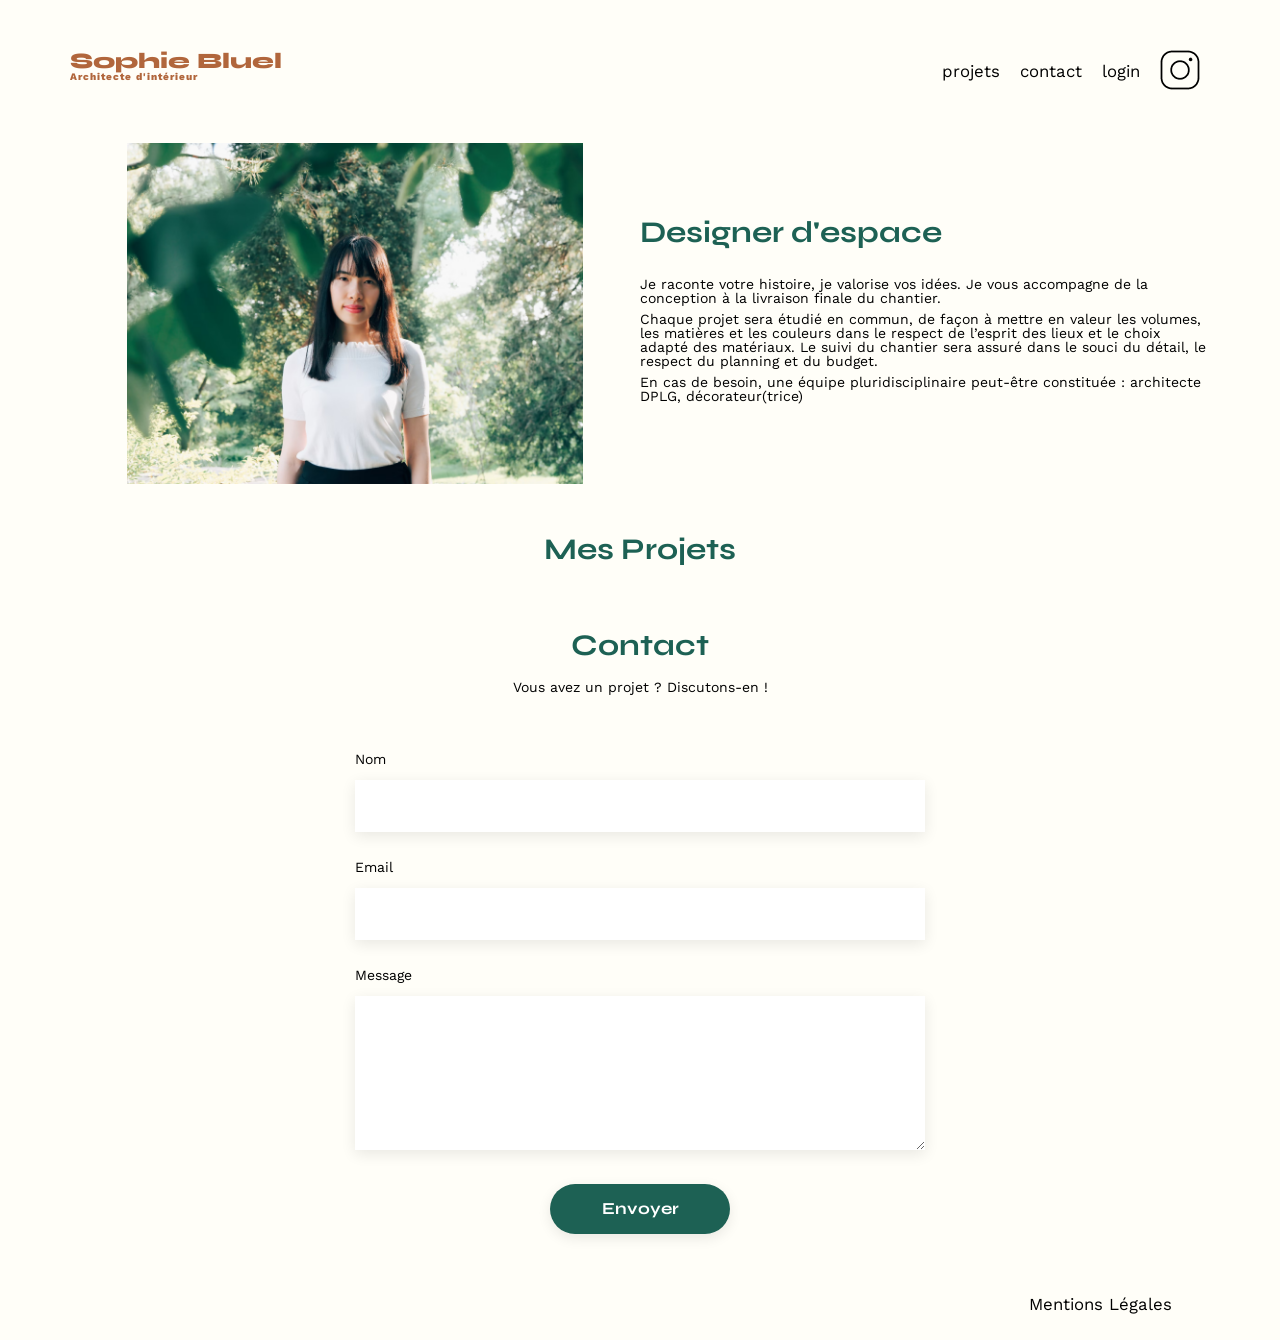
<file: docs/index.html>
<!doctype html>
<html lang="fr">
  <head>
    <meta charset="UTF-8" />
    <title>Sophie Bluel - Architecte d'intérieur</title>
    <meta name="viewport" content="width=device-width, initial-scale=1.0" />
    <link rel="preconnect" href="https://fonts.googleapis.com" />
    <link rel="preconnect" href="https://fonts.gstatic.com" crossorigin />
    <link
      href="https://fonts.googleapis.com/css2?family=Syne:wght@700;800&family=Work+Sans&display=swap"
      rel="stylesheet"
    />
    <meta name="description" content="" />
    <link rel="stylesheet" href="./assets/style.css" />
  </head>
  <body>
    <header>
      <h1>Sophie Bluel <span>Architecte d'intérieur</span></h1>
      <nav>
        <ul>
          <li><a href="index.html">projets</a></li>
          <li>contact</li>
          <li><a href="./login.html">login</a></li>
          <li><img src="./assets/icons/instagram.png" alt="Instagram" /></li>
        </ul>
      </nav>
    </header>
    <main>
      <section id="introduction">
        <figure>
          <img src="./assets/images/sophie-bluel.png" alt="" />
        </figure>
        <article>
          <h2>Designer d'espace</h2>
          <p>
            Je raconte votre histoire, je valorise vos idées. Je vous accompagne
            de la conception à la livraison finale du chantier.
          </p>
          <p>
            Chaque projet sera étudié en commun, de façon à mettre en valeur les
            volumes, les matières et les couleurs dans le respect de l’esprit
            des lieux et le choix adapté des matériaux. Le suivi du chantier
            sera assuré dans le souci du détail, le respect du planning et du
            budget.
          </p>
          <p>
            En cas de besoin, une équipe pluridisciplinaire peut-être constituée
            : architecte DPLG, décorateur(trice)
          </p>
        </article>
      </section>
      <section id="portfolio">
        <h2>Mes Projets</h2>
        <div class="gallery"></div>
      </section>
      <section id="contact">
        <h2>Contact</h2>
        <p>Vous avez un projet ? Discutons-en !</p>
        <form action="#" method="post">
          <label for="name">Nom</label>
          <input type="text" name="name" id="name" />
          <label for="email">Email</label>
          <input type="email" name="email" id="email" />
          <label for="message">Message</label>
          <textarea name="message" id="message" cols="30" rows="10"></textarea>
          <input type="submit" value="Envoyer" />
        </form>
      </section>
    </main>

    <footer>
      <nav>
        <ul>
          <li>Mentions Légales</li>
        </ul>
      </nav>
    </footer>

    <script src="./assets/script.js"></script>
  </body>
</html>
</file>
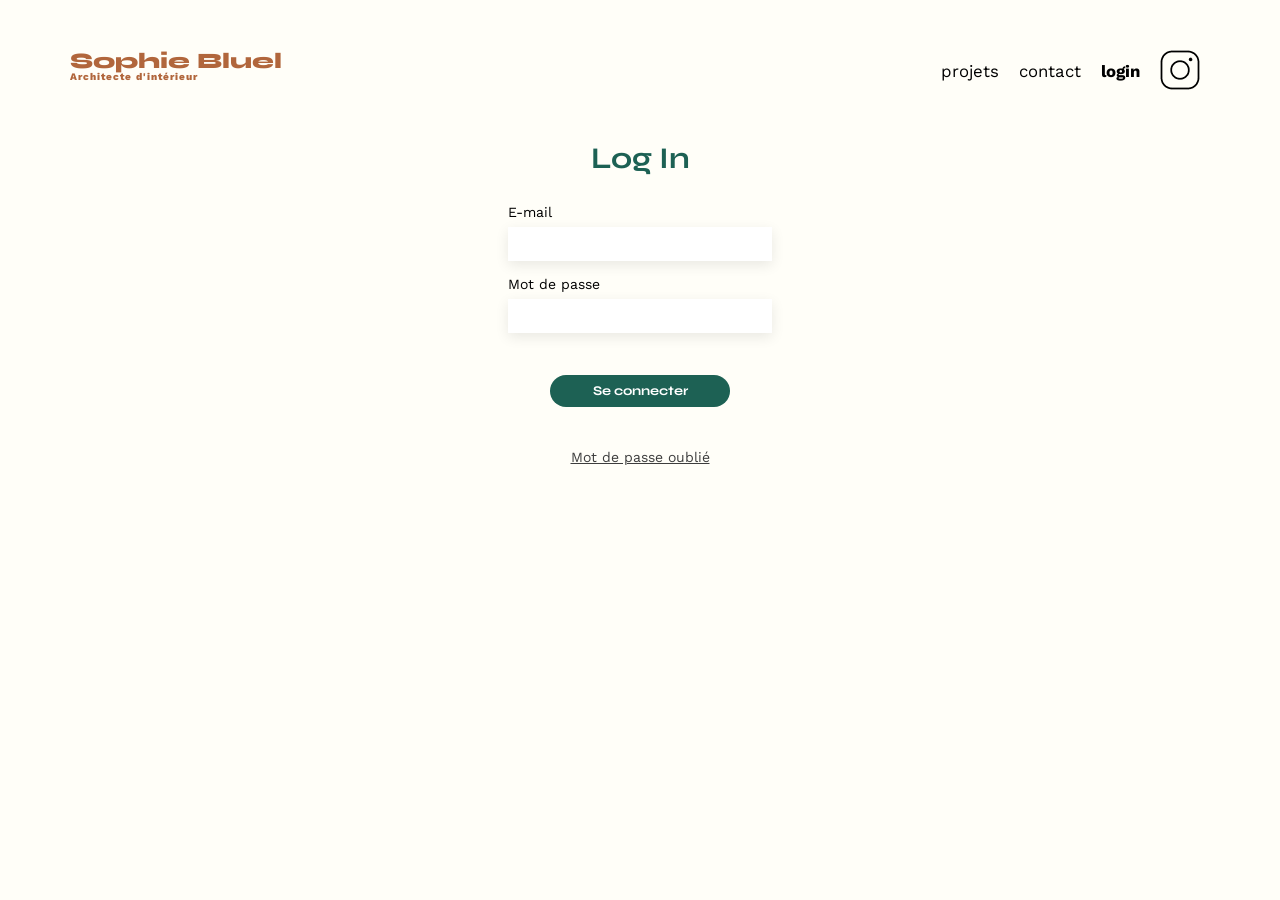
<file: docs/login.html>
<!doctype html>
<html lang="en">
  <head>
    <meta charset="UTF-8" />
    <meta name="viewport" content="width=device-width, initial-scale=1.0" />
    <title>Login</title>
    <link rel="preconnect" href="https://fonts.googleapis.com" />
    <link rel="preconnect" href="https://fonts.gstatic.com" crossorigin />
    <link
      href="https://fonts.googleapis.com/css2?family=Syne:wght@700;800&family=Work+Sans&display=swap"
      rel="stylesheet"
    />
    <link rel="stylesheet" href="./assets/style.css" />
  </head>
  <body>
    <header>
      <h1>Sophie Bluel <span>Architecte d'intérieur</span></h1>
      <nav>
        <ul>
          <a href="./index.html">
            <li>projets</li>
          </a>
          <li>contact</li>
          <li class="bold">login</li>
          <li><img src="./assets/icons/instagram.png" alt="Instagram" /></li>
        </ul>
      </nav>
    </header>
    <main>
      <h2>Log In</h2>
      <form action="" method="get" class="loginForm">
        <label for="mail">
          <span>E-mail</span>
          <input type="email" name="mail" id="mail" />
        </label>
        <label for="passW">
          <span>Mot de passe</span>
          <input type="password" name="passW" id="passW" />
        </label>
        <button type="submit" class="loginBtn">Se connecter</button>
        <a href="" class="passWordForgot">Mot de passe oublié</a>
      </form>
    </main>
    <script src="./assets/login.js"></script>
  </body>
</html>
</file>
<file: docs/assets/style.css>
/* http://meyerweb.com/eric/tools/css/reset/
   v2.0 | 20110126
   License: none (public domain)
*/

html, body, div, span, applet, object, iframe,
h1, h2, h3, h4, h5, h6, p, blockquote, pre,
a, abbr, acronym, address, big, cite, code,
del, dfn, em, img, ins, kbd, q, s, samp,
small, strike, strong, sub, sup, tt, var,
b, u, i, center,
dl, dt, dd, ol, ul, li,
fieldset, form, label, legend,
table, caption, tbody, tfoot, thead, tr, th, td,
article, aside, canvas, details, embed,
figure, figcaption, footer, header, hgroup,
menu, nav, output, ruby, section, summary,
time, mark, audio, video {
	margin: 0;
	padding: 0;
	border: 0;
	font-size: 100%;
	font: inherit;
	vertical-align: baseline;
}
/* HTML5 display-role reset for older browsers */
article, aside, details, figcaption, figure,
footer, header, hgroup, menu, nav, section {
	display: block;
}
body {
	line-height: 1;
	background: #FFFEF8;
}
ol, ul {
	list-style: none;
}
blockquote, q {
	quotes: none;
}
blockquote:before, blockquote:after,
q:before, q:after {
	content: '';
	content: none;
}
table {
	border-collapse: collapse;
	border-spacing: 0;
}
/** end reset css**/
body {
	max-width: 1140px;
	margin:auto;
	font-family: 'Work Sans' ;
	font-size: 14px;
}
header {
	display: flex;
	justify-content: space-between;
	margin: 50px 0
}
section {
	margin: 50px 0
}

h1{
	display: flex;
	flex-direction: column;
	font-family: 'Syne';
	font-size: 22px;
	font-weight: 800;
	color: #B1663C
}

h1 > span {
	font-family: 'Work Sans';
	font-size:10px;
	letter-spacing: 0.1em;
;
}

h2{
	font-family: 'Syne';
	font-weight: 700;
	font-size: 30px;
	color: #1D6154
}
nav ul {
	display: flex;
	align-items: center;
	list-style-type: none;

}
nav li {
	padding: 0 10px;
	font-size: 1.2em;
}

li:hover {
	color: #B1663C;
}
#introduction {
	display: flex;
	align-items: center;
}
#introduction figure {
	flex: 1
}
#introduction img {
	display: block;
	margin: auto;
	width: 80%;
}

#introduction article {
	flex: 1
}
#introduction h2 {
	margin-bottom: 1em;
}

#introduction p {
	margin-bottom: 0.5em;
}
#portfolio h2 {
	text-align: center;
  display: inline-block;
	margin-block-end: 1rem;
}
.gallery {
	width: 100%;
	display: grid;
	grid-template-columns: 1fr 1fr 1fr;
	grid-column-gap: 20px;
	grid-row-gap: 20px;
}

.gallery img {
	width: 100%;

}
#contact {
	width: 50%;
margin: auto;
}
#contact > * {
	text-align: center;

}
#contact h2{
	margin-bottom: 20px;
}
#contact form {
	text-align: left;
	margin-top:30px;
	display: flex;
	flex-direction: column;
}

#contact input {
	height: 50px;
	font-size: 1.2em;
	border: none;
	box-shadow: 0px 4px 14px rgba(0, 0, 0, 0.09);
}
#contact label {
	margin: 2em 0 1em 0;
}
#contact textarea {
	border: none;
	box-shadow: 0px 4px 14px rgba(0, 0, 0, 0.09);
}

.loginBtn, input[type="submit"]{
	font-family: 'Syne';
	font-weight: 700;
	color: white;
	background-color: #1D6154;
	margin : 2em auto ;
	width: 180px;
	text-align: center;
	border-radius: 60px ;
}

footer nav ul {
	display: flex;
	justify-content: flex-end;
	margin: 2em
}

.categoriesFilter {
  display: flex;
  justify-content: center;
  gap: 1rem;
  margin-block-end: 2rem;
}

.categoriesFilter button {
  border: 1px solid #1D6154;
  color: #1D6154;
  background: #fff;
  border-radius: 60px;
  font-family: "Syne";
  font-size: 1rem;
  padding-block: .5rem;
  padding-inline: .8rem;
  cursor: pointer;
}

.categoriesFilter button:hover {
  background: #1D6154;
  color: #fff;
}

.categoriesFilter button.color,
.categoriesFilter button.is-active {
  background: #1D6154;
  color: #fff;
}

.editBtn {
  border: none;
  background: transparent;
  cursor: pointer;
}

.editBanner {
  position: fixed;
  inset-block-start: 0;
  inset-inline: 0;
  z-index: 10000;
  background: #000;
  color: #fff;
  text-align: center;
  padding-block: .5rem;
}

main > h2 {
  text-align: center;
  margin-block-end: 2rem;
}

.loginForm {
  display: flex;
  flex-direction: column;
  align-items: center;
  gap: 1rem;
}

.loginForm label {
  display: flex;
  flex-direction: column;
  gap: .5rem;
}

.loginForm input {
  box-shadow: 0 4px 14px #00000017;
  border: none;
  padding-block: .5rem;
  padding-inline: 2rem;
  font-size: 1rem;
}

.loginBtn {
  padding: .5rem;
  border: none;
  cursor: pointer;
}

a {
  color: #000;
  text-decoration: none;
}

a:hover {
  color: #B1663C;
}

#portfolio {
  text-align: center;
}

#portfolio .editBtn {
  display: inline-flex;
  align-items: center;
  gap: .5rem;
  margin-inline-start: 1.5rem;
  vertical-align: middle;
}

.modalOverlay {
  --overlay-bg: rgba(0, 0, 0, .45);

  --box-width: min(650px, calc(100vw - 40px));
  --box-padding-block: 24px 32px;
  --box-padding-inline: 28px;

  --title-margin-block: 12px 18px;

  --close-inset-block: 12px;
  --close-inset-inline: 14px;

  --grid-columns: repeat(5, 1fr);
  --grid-gap: 10px;
  --grid-padding-block: 10px 18px;

  position: fixed;
  inset: 0;
  background: var(--overlay-bg);
  display: flex;
  align-items: center;
  justify-content: center;
  z-index: 9999;
}

.modalBox {
  width: var(--box-width);
  max-height: calc(100vh - 80px);
  overflow: auto;
  background: #fff;
  border-radius: 10px;
  padding-block: var(--box-padding-block);
  padding-inline: var(--box-padding-inline);
  position: relative;
}

.modalTitle {
  text-align: center;
  margin-block: var(--title-margin-block);
}

.modalClose {
  position: absolute;
  inset-block-start: var(--close-inset-block);
  inset-inline-end: var(--close-inset-inline);
  border: none;
  background: transparent;
  font-size: 28px;
  cursor: pointer;
}

.modalGrid {
  display: grid;
  grid-template-columns: var(--grid-columns);
  gap: var(--grid-gap);
  padding-block: var(--grid-padding-block);
}

.modalItem {
  margin: 0;
  position: relative;
}

.modalItem__img {
  width: 100%;
  aspect-ratio: 1 / 1;
  object-fit: cover;
  display: block;
}

.modalItem__delete {
  position: absolute;
  inset-block-start: 6px;
  inset-inline-end: 6px;
  border: none;
  cursor: pointer;
  color: #fff;
  background: #000;
  width: 17px;
  height: 17px;
  border-radius: 2px;
  display: grid;
  place-items: center;
  padding: 0;
}

.modalDivider {
  border: none;
  border-block-start: 1px solid #eee;
  margin: 0;
}

.modalPrimaryBtn {
  display: block;
  margin-inline: auto;
  margin-block-start: 18px;
  border: none;
  cursor: pointer;
  padding-block: 10px;
  padding-inline: 24px;
  border-radius: 60px;
}

.modalOverlay[data-view="add"] {
  --overlay-bg: rgba(0, 0, 0, .30);

  --box-width: min(630px, calc(100vw - 40px));
  --box-padding-block: 60px 45px;
  --box-padding-inline: 105px;

  --title-margin-block: 0 46px;

  --close-inset-block: 20px;
  --close-inset-inline: 30px;
}

.modalOverlay[data-view="add"] .modalBack {
  position: absolute;
  inset-block-start: 26px;
  inset-inline-start: 30px;
  width: 21px;
  height: 21px;
  border: 1px solid #D6D6D6;
  border-radius: 3px;
  background: #fff;
  cursor: pointer;
  display: grid;
  place-items: center;
  padding: 0;
  font-size: 14px;
  border: none;
}

.modalOverlay[data-view="add"] .modalTitle {
  font-family: "Work Sans";
  font-weight: 400;
  font-size: 26px;
}

.modalOverlay[data-view="add"] .addForm {
  display: flex;
  flex-direction: column;
  gap: 14px;
}

.modalOverlay[data-view="add"] .addPreview {
  height: 169px;
  background: #E8F1F6;
  border-radius: 3px;
  display: flex;
  flex-direction: column;
  align-items: center;
  justify-content: center;
  gap: 7px;
  padding: 16px;

  position: relative;
  overflow: hidden;
}

.modalOverlay[data-view="add"] .addPreview::before {
  content: "";
  width: 58px;
  height: 46px;
  display: block;
  background: center / contain no-repeat;
  margin-block-end: 6px;
  background-image: url("data:image/svg+xml,%3Csvg xmlns='http://www.w3.org/2000/svg' width='58' height='46' viewBox='0 0 58 46'%3E%3Cpath fill='%23B9C5CC' d='M0 6a6 6 0 0 1 6-6h46a6 6 0 0 1 6 6v34a6 6 0 0 1-6 6H6a6 6 0 0 1-6-6V6zm6 0v34h46V6H6zm6 8a4 4 0 1 1 8 0 4 4 0 0 1-8 0zm0 20 10-10 8 8 10-10 12 12v6H10v-6z'/%3E%3C/svg%3E");
}

.modalOverlay[data-view="add"] .addPreviewImg {
  display: block;
  max-inline-size: 100%;
  max-block-size: 100%;
  width: auto;
  height: auto;
  object-fit: contain;
  position: static !important;
}

.modalOverlay[data-view="add"] .addPreview:has(.addPreviewImg[style*="display: block"])::before {
  display: none;
}

.modalOverlay[data-view="add"] .addFileBtn {
  width: 173px;
  height: 36px;
  border-radius: 50px;
  border: none;
  background: #CBD6DC;
  color: #306685;
  font-family: "Work Sans";
  font-weight: 500;
  font-size: 14px;
  cursor: pointer;
}

.modalOverlay[data-view="add"] .addHint {
  font-family: "Work Sans";
  font-size: 10px;
  color: #444;
  margin: 0;
}

.modalOverlay[data-view="add"] .addForm label {
  display: block;
  font-family: "Work Sans";
  font-size: 14px;
  color: #3D3D3D;
  margin-block-start: 10px;
}

.modalOverlay[data-view="add"] :is(.addTitle, .addCategory) {
  inline-size: 100%;
  block-size: 50px;
  border: none;
  box-shadow: 0 4px 14px rgba(0, 0, 0, 0.09);
  padding-inline: 16px;
  font-family: "Work Sans";
  font-size: 14px;
  background: #fff;
}

.modalOverlay[data-view="add"] .addCategory {
  appearance: none;
  background: #fff url("data:image/svg+xml,%3Csvg xmlns='http://www.w3.org/2000/svg' width='10' height='6' viewBox='0 0 10 6'%3E%3Cpath fill='%23666666' d='M1 1l4 4 4-4'/%3E%3C/svg%3E") no-repeat;
  background-position: right 16px center;
}

.modalOverlay[data-view="add"] .modalPrimaryBtn.addSubmit {
  width: 237px;
  height: 36px;
  margin-block-start: 18px;
  font-family: "Syne";
  font-size: 14px;
  background: #1D6154;
  color: #fff;
}

.modalOverlay[data-view="add"] .modalPrimaryBtn.addSubmit:disabled {
  background: #A7A7A7;
  cursor: not-allowed;
}

.passWordForgot {
  color: #3D3D3D;
  text-decoration: underline;
}

.bold {
  font-weight: bold;
}
</file>
